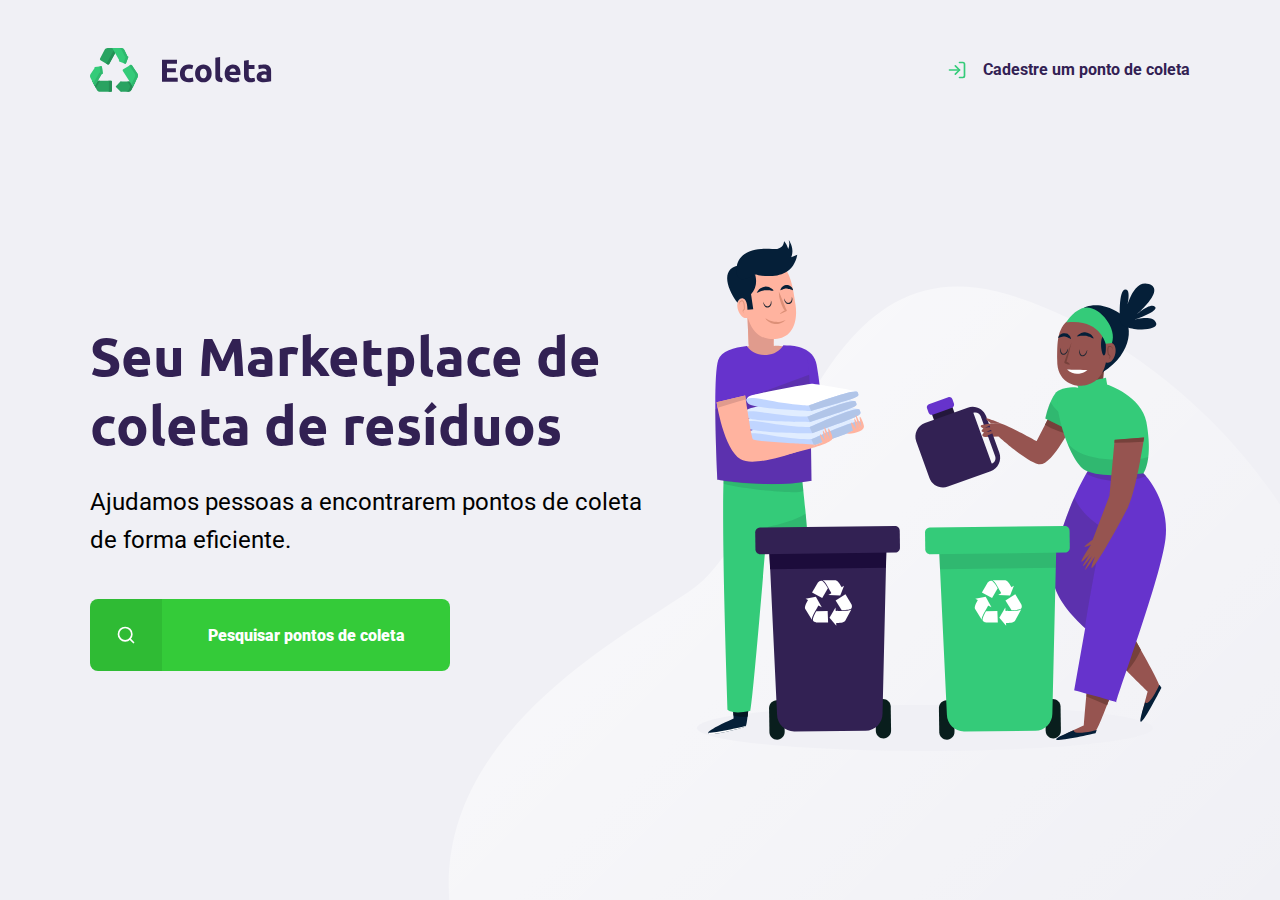
<file: index.html>
<!DOCTYPE html>
<html lang="pt-br">
<head>
    <meta charset="UTF-8">
    <meta name="viewport" content="width=device-width, initial-scale=1.0">
    <title>Ecoleta</title>
    <link rel="preconnect" href="https://fonts.googleapis.com">
    <link rel="preconnect" href="https://fonts.gstatic.com" crossorigin>
    <link href="https://fonts.googleapis.com/css2?family=Roboto&family=Ubuntu:wght@100;300;700&display=swap" rel="stylesheet">
    <link rel="stylesheet" href="styles/main.css">
    <link rel="stylesheet" href="styles/home.css">
    <link rel="stylesheet" href="styles/modal.css">
    <link rel="stylesheet" href="styles/responsive.css">
</head>
<body>



    <div id="page-home">
        <div class="content">
            <header>
                <img src="/assets/logo.svg" alt="logomarca">
                <a href="/create-point.html"> <span></span>
                    Cadestre um ponto de coleta </a>
            </header>
            <main>
                <h1>Seu Marketplace de coleta de resíduos</h1>
        
                <p>Ajudamos pessoas a encontrarem pontos de coleta de forma eficiente.</p>
            
                <a href="#"> <span></span> <strong>Pesquisar pontos de coleta</strong> </a>
            
            </main>
        </div> 
           
    </div>


    <div id="modal" class="hide">
        <div class="content">
            <div class="header">
                <h1>Pontos de coleta</h1>
                <a href="#">Fechar</a>
            </div>
            <form action="/search-results.html">
                <label for="search">Cidade</label>
                <div class="search field">
                    <input type="text" name="search" placeholder="Pesquise por Cidade">
                    <button>
                        <img src="/assets/search.svg" alt="buscar">
                    </button>
                </div>
            </form>
        </div>
    </div>

<script src="/scripts/index.js"></script>
</body>
</html>
</file>
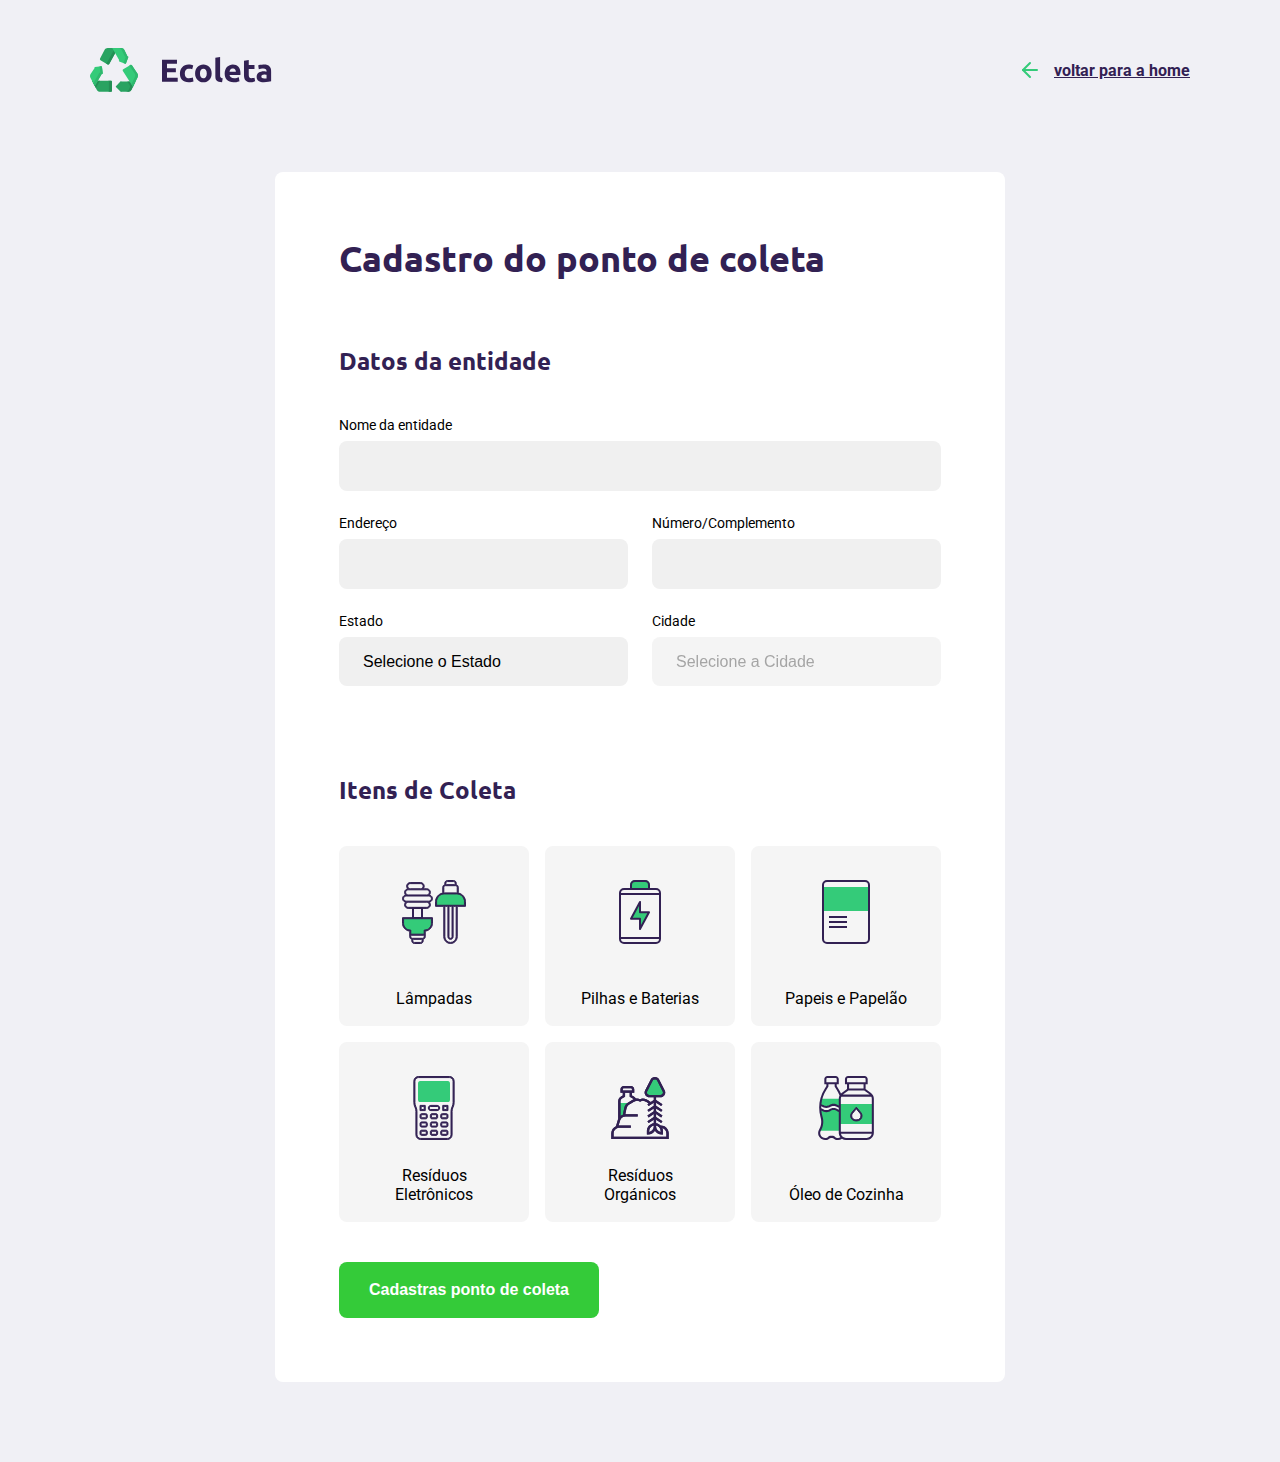
<file: create-point.html>
<!DOCTYPE html>
<html lang="pt-br">
<head>
    <meta charset="UTF-8">
    <meta name="viewport" content="width=device-width, initial-scale=1.0">
    <title>Criar um ponto de coleta</title>
    <link rel="preconnect" href="https://fonts.googleapis.com">
    <link rel="preconnect" href="https://fonts.gstatic.com" crossorigin>
    <link href="https://fonts.googleapis.com/css2?family=Roboto&family=Ubuntu:wght@100;300;700&display=swap" rel="stylesheet">
    <link rel="stylesheet" href="styles/main.css">
    <link rel="stylesheet" href="styles/create-point.css">
    <link rel="stylesheet" href="styles/responsive.css">
</head>
<body>



    <div id="page-create-point">
        
            <header>
                <img src="/assets/logo.svg" alt="logomarca">
                <a href="/"> <span></span>
                    voltar para a home </a>
            </header> 
            
            
            <form action="">

                <h1>Cadastro do ponto de coleta</h1>

                <fieldset>
                    <legend>
                        <h2>Datos da entidade</h2>
                    </legend>
                
                    <div class="field">
                        <label for="">Nome da entidade</label>
                        <input type="text" name="name" required>
                    </div>

                    <div class="field-group">
                        <div class="field">
                            <label for="address">Endereço</label>
                            <input type="text" name="address" required>
                        </div>
                        <div class="field">
                            <label for="address2">Número/Complemento</label>
                            <input type="text" name="address2" required>
                        </div>
                    </div>

                    <div class="field-group">
                        <div class="field">
                            <label for="address2">Estado</label>
                            <select name="uf" required>
                                <option value="">Selecione o Estado</option>
                            </select>

                            <input type="hidden" name="state">
                        </div> 
                        <div class="field">
                            <label for="address2">Cidade</label>
                            <select name="city" disabled required>
                                <option value="">Selecione a Cidade</option>
                            </select>
                        </div> 
                    </div>
                
                
                
                
                </fieldset>

                <fieldset>
                    <legend>
                        <h2>Itens de Coleta</h2>
                    </legend>


                    <div class="items-grid">
                        <li data-id="1">
                            <img src="/assets/lampadas.svg" alt="Lâmpadas">
                                <spam>Lâmpadas</spam>
                            </img>
                        </li>

                        <li data-id="2">
                            <img src="/assets/baterias.svg" alt="Pilhas e Baterias">
                                <spam>Pilhas e Baterias</spam>
                            </img>
                        </li>

                         <li data-id="3">
                            <img src="/assets/papeis-papelao.svg" alt="Papeis e Papelão">
                                <spam>Papeis e Papelão</spam>
                            </img>
                        </li>

                         <li data-id="4">
                            <img src="/assets/eletronicos.svg" alt="Resíduos Eletrônicos">
                                <spam>Resíduos Eletrônicos</spam>
                            </img>
                        </li>

                        <li data-id="5">
                        <img src="/assets/organicos.svg" alt="Resíduos Orgánicos">
                            <spam>Resíduos Orgánicos</spam>
                        </img>
                        </li>

                        <li data-id="6">
                        <img src="/assets/oleo.svg" alt="Óleo de Cozinha">
                            <spam>Óleo de Cozinha</spam>
                        </img>
                        </li>
                    </div>
                    
                    <input type="hidden" class="items" name="items"> <!-- Adicionei name="items" -->


                </fieldset>

            


                <button type="submit">Cadastras ponto de coleta</button>


            </form>
    </div>

    <script src="scripts/create-point.js"></script>

</body>
</html>
</file>
<file: styles/main.css>
:root {
    --title-color: #322153;
    --primary-color: #34cb39;
}

* {
    margin: 0;
    padding: 0;
    box-sizing: border-box;
}


html {
    font-family: roboto, sans-serif;
}

body{
    background: #f0f0f5;
    --webkit-font-smoothing: antialiased;
}

h1, h2, h3, h4, h5, h6 {
    color: var(--title-color);
    font-family: 'Ubuntu', sans-serif;
}
</file>
<file: styles/home.css>
#page-home {
    height: 100vh;
    background: url('/assets/home-background.svg') no-repeat;
    background-position: 35vw bottom;
}

#page-home .content {
    margin:0 auto;
    width: 90%;
    max-width: 1100px;
    height:100%;
    display: flex;
    flex-direction: column;
}

#page-home header {
    margin-top: 48px;
    display: flex;
    align-items: center;
    justify-content: space-between;
}


#page-home header a {
    display: flex;
    color: var(--title-color);
    font-weight: 700;
    text-decoration: none;
}

#page-home header a span {
    margin-right: 16px ;
    display: flex;
    background-image: url(../assets/log-in.svg);
    width: 20px;
    height: 20px;
}



#page-home main{
    max-width: 560px;
    flex-direction: column;
    justify-content: center;
    flex: 1;
    display: flex;
}

#page-home main h1 {
    font-size: 54px;
}


#page-home main p {
    font-size: 24px;
    line-height: 38px;
    margin-top: 24px;
}

#page-home main a {
    width: 100%;
    max-width: 360px;
    height: 72px;
    border-radius: 8px;
    display: flex;
    align-items: center;
    margin-top: 40px;
    background-color: var(--primary-color);
    transition: 400ms;
    font-weight: bold;
    color: white;
    text-decoration: none;
}

#page-home main a:hover{
    background-color: #2fb86e;
}

#page-home main a span {
    width: 72px;
    height: 72px;
    border-top-left-radius: 8px;
    border-bottom-left-radius: 8px;
    background-color: rgba(0, 0, 0, 0.08);
    display: flex;
    align-items: center;
    justify-content: center;
}

#page-home main a span::after {
    content:"";
    background-image: url('../assets/search.svg');
    width: 20px;
    height: 20px;
}


#page-home main a strong{
    flex: 1;
    color: white;
    text-align: center;
}
</file>
<file: styles/modal.css>
#modal {
    background-color: #0e0a14ef;
    height: 100vh;
    width: 100%;
    position: fixed;
    top: 0;
    display: flex;
    justify-content: center;
    align-items: center;
    transition: 400ms;
}

#modal.hide{
    display: none;
}


#modal .content {
    color: white;
    width: 420px;
    margin-bottom: 48px;
}

#modal .header {
    display: flex;
    align-items: center;
    justify-content: space-between;
}

#modal .header a{
    background-image: url("../assets/x.svg");
    width: 20px;
    height: 20px;
    display: flex;
    font-size: 0.01px;
}

#modal .header h1{
    color: white;
    font-size: 36px;
    line-height: 42px;
    margin-bottom: 40px;
}

#modal form label{
    font-size: 18px;
    line-height: 16px;
    display: block;
    margin-bottom: 10px;
    
}

#modal form .field{
    display: flex;
}

#modal form input{
    flex: 1;
    background-color: #f0f0f5;
    border-radius: 8px 0 0 8px;
    border: 0;
    padding: 16px 24px;
    font-size: 16px;
    color: #6c6c80;
}

#modal form button{
    width: 72px;
    height: 72px;
    background-color: var(--primary-color);
    border: 0;
    border-radius: 0 8px 8px 0;
}

#modal form button:hover{
    background-color: #2fb86e;
}
</file>
<file: styles/responsive.css>
@media(max-width: 900px) {
    #page-home {
        background-position-x:70vw;
    }

    #page-home .content {
        align-items: center;
        text-align: center;
    }


    #page-home header a {
        position: absolute;
        bottom: 48px;
        left: 50%;
        transform: translateX(-50%);
    }

    #page-home main {
        align-items: center;      
    }

    #page-search-results .cards {
        margin-top: 48px;
        display: grid;
        grid-template-columns: repeat(auto-fill, minmax(280px, 1fr));
        gap: 24px;
    }

    #page-search-results .cards .img {
        height: 350px;
    }

}



@media(min-width: 1700px) {
    #page-home {
        background-position-x:40vw;
    }
}

@media(max-height: 760px) {
    #page-home {
        background-position-y:200px;
    }
}
</file>
<file: styles/create-point.css>
#page-create-point {
    width: 90%;
    max-width: 1100px;

    margin: 0 auto;
}

#page-create-point header {
    margin-top: 48px;
    display: flex;
    justify-content: space-between;
    align-items: center;
}

#page-create-point header a {
    color: var(--title-color);
    font-weight: bold;
    display: flex;
    align-items: center;
}

#page-create-point header a span {
    margin-right:16px;
    background-image: url(../assets/arrow-left.svg) ;
    display: flex;
    width: 20px;
    height: 24px;
}

form {
    margin: 80px auto;
    background-color: white;
    padding: 64px;
    border-radius: 8px;
    max-width: 730px;
}


form h1 {
    font-size: 36px;
}

form fieldset {
    margin-top: 64px;
    border: 0;
}


form legend {
    margin-bottom: 40px;
}

form legend h2 {
    font-size: 24px;
}

form .field {
    flex: 1;
    display: flex;
    flex-direction: column;
    margin-bottom: 24px;
}

form .field-group {
    display: flex;
}


form input,
form select {
    background-color: #f0f0f0;
    border: 0;
    padding: 16px 24px;
    font-size: 16px;
    outline: none;
    border-radius: 8px;
}

form select {
    -webkit-appearance: none;
    -moz-appearance: none;
    appearance: none;
}

form label {
    font-size: 14px;
    margin-bottom: 8px;
}

form .field-group .field + .field {
    margin-left: 24px;
}

form button {
    width: 260px;
    height: 56px;
    background-color: var(--primary-color);
    border-radius: 8px;
    color: white;
    font-weight: bold;
    font-size: 16px;
    border: 0;
    margin-top: 40px;
    transition: background-color 400ms;
}

form button:hover{
    background-color: #2fb86e;
}


.items-grid {
    display: grid;
    grid-template-columns: 1fr 1fr 1fr;
    gap: 16px;
}

.items-grid li {
    background-color: #f5f5f5;
    list-style: none;
    border: 2px solid #f5f5f5;
    border-radius: 8px;
    height: 180px;
    padding: 32px 24px 16px;
    display: flex;
    flex-direction: column;
    align-items: center;
    justify-content: space-between;
    text-align: center;
    cursor: pointer;
}


.item-grid li span {
    margin-top:12px;
    flex: 1;
    display: flex;
    align-items: center;
    color: var(--title-color)
}

.items-grid li.selected {
    background: #e1face;
    border: 2px solid #34cb79;
}

.items-grid li img,
.items-grid li span {
    pointer-events: none;
}
</file>
